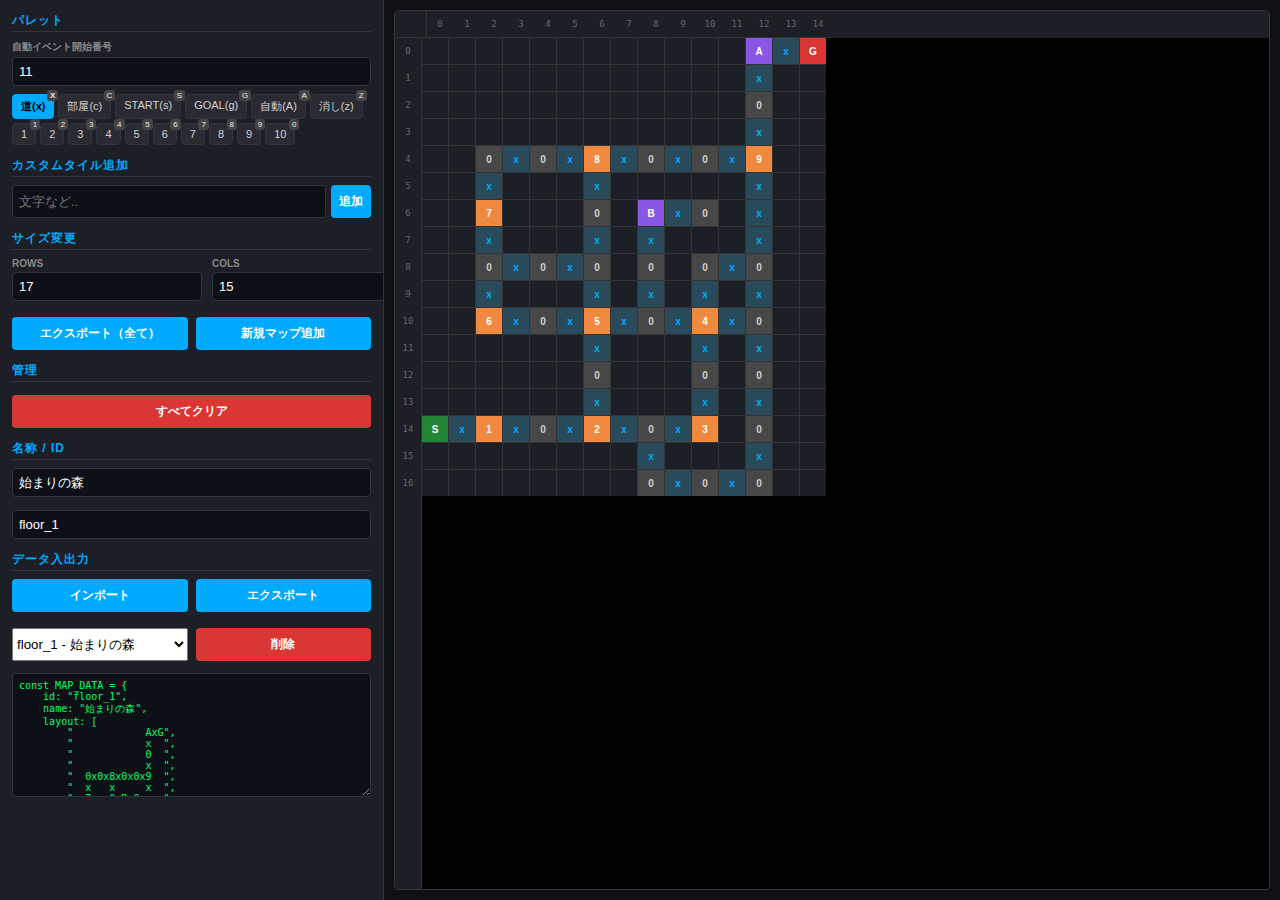
<file: 算術の塔_マップ画面（エディタ）.html>
<!DOCTYPE html>
<html lang="ja">
<head>
    <meta charset="UTF-8">
    <title>プロ・マップビルダー - シンボル置換版</title>
    <style>
        :root {
            --bg: #0f1115; --panel: #1c1f26; --accent: #00aaff;
            --text: #d1d1d1; --border: #30363d; --danger: #da3633;
            --cell-size: 26px;
        }

        body {
            background: var(--bg); color: var(--text); font-family: 'Segoe UI', sans-serif;
            display: flex; height: 100vh; margin: 0; overflow: hidden;
            user-select: none;
        }

        .sidebar {
            width: 30%; min-width: 320px; max-width: 400px;
            background: var(--panel); border-right: 1px solid var(--border);
            padding: 12px; display: flex; flex-direction: column; gap: 12px;
            box-sizing: border-box; overflow-y: auto; z-index: 10;
        }

        .main-editor {
            width: 70%; flex: 1; padding: 10px; display: flex; flex-direction: column;
            box-sizing: border-box; background: var(--bg); position: relative;
        }

        h2 { font-size: 12px; margin: 0; color: var(--accent); letter-spacing: 1px; border-bottom: 1px solid #333; padding-bottom: 2px; }
        .section-group { display: flex; flex-direction: column; gap: 8px; }
        .meta-group { display: flex; flex-direction: column; gap: 3px; }
        .meta-group label { font-size: 10px; font-weight: bold; color: #888; }
        
        input, textarea { background: #0d1117; color: #fff; border: 1px solid var(--border); border-radius: 4px; padding: 6px; font-size: 13px; outline: none; }
        input:focus { border-color: var(--accent); }

        .btn { background: var(--accent); color: #fff; border: none; padding: 8px; border-radius: 4px; cursor: pointer; font-weight: bold; font-size: 12px; }
        .btn-danger { background: var(--danger); width: 100%; margin-top: 5px; }

        .palette { display: flex; flex-wrap: wrap; gap: 4px; }
        .p-item { padding: 4px 8px; border: 1px solid var(--border); border-radius: 4px; cursor: pointer; font-size: 11px; background: #2a2a32; position: relative; }
        .p-item.active { border-color: var(--accent); background: var(--accent); color: #000; font-weight: bold; }
        .key-badge { position: absolute; top: -5px; right: -5px; background: #444; color: #eee; font-size: 8px; padding: 1px 3px; border-radius: 3px; }

        .editor-container { background: #000; border: 1px solid var(--border); border-radius: 4px; position: relative; overflow: hidden; flex: 1; display: flex; flex-direction: column; }
        .grid-header-row { display: flex; flex-shrink: 0; background: #1c1f26; }
        .grid-main-row { display: flex; flex: 1; overflow: hidden; }
        .corner { width: 31px; height: 26px; background: #1c1f26; border-right: 1px solid #333; border-bottom: 1px solid #333; flex-shrink: 0; }
        .col-index { display: flex; position: relative; gap: 1px; border-bottom: 1px solid #333; }
        .row-index { display: flex; flex-direction: column; position: relative; gap: 1px; background: #1c1f26; border-right: 1px solid #333; }
        .idx-label { width: var(--cell-size); height: var(--cell-size); display: flex; align-items: center; justify-content: center; font-size: 9px; color: #666; font-family: monospace; }
        
        .scroll-viewer { overflow: auto; flex: 1; }
        #grid-canvas { display: grid; gap: 1px; background: #333; width: fit-content; }
        .cell { width: var(--cell-size); height: var(--cell-size); background: #1c1f26; display: flex; align-items: center; justify-content: center; cursor: crosshair; font-size: 10px; font-weight: bold; }
        
        /* セルカラー設定 */
        .c-x { background: rgba(0, 170, 255, 0.2); color: var(--accent); }
        .c-0 { background: rgba(255, 255, 255, 0.1); }
        .c-S { background: #238636; color: white; }
        .c-G { background: #da3633; color: white; }
        .c-ev { background: #f0883e; color: white; }
        .c-custom { background: #8957e5; color: white; }

        #ctx-menu { position: fixed; display: none; background: #2d333b; border: 1px solid var(--accent); border-radius: 8px; z-index: 10000; padding: 10px; width: 150px; }
        #output { height: 110px; font-family: 'Consolas', monospace; font-size: 10px; color: #00ff66; margin-top: 4px; user-select: text; }
    </style>
</head>
<body>

<div class="sidebar">
    <div class="section-group">
        <h2>パレット</h2>
        <div class="meta-group"><label>自動イベント開始番号</label><input type="number" id="next-ev" value="11"></div>
        <div class="palette" id="palette">
            <div class="p-item active" data-val="x">道(x) <span class="key-badge">X</span></div>
            <div class="p-item" data-val="0">部屋(c) <span class="key-badge">C</span></div>
            <div class="p-item" data-val="S">START(s) <span class="key-badge">S</span></div>
            <div class="p-item" data-val="G">GOAL(g) <span class="key-badge">G</span></div>
            <div class="p-item" data-val="AUTO">自動(A) <span class="key-badge">A</span></div>
            <div class="p-item" data-val=" ">消し(z) <span class="key-badge">Z</span></div>
            <div class="p-item" data-val="1">1 <span class="key-badge">1</span></div>
            <div class="p-item" data-val="2">2 <span class="key-badge">2</span></div>
            <div class="p-item" data-val="3">3 <span class="key-badge">3</span></div>
            <div class="p-item" data-val="4">4 <span class="key-badge">4</span></div>
            <div class="p-item" data-val="5">5 <span class="key-badge">5</span></div>
            <div class="p-item" data-val="6">6 <span class="key-badge">6</span></div>
            <div class="p-item" data-val="7">7 <span class="key-badge">7</span></div>
            <div class="p-item" data-val="8">8 <span class="key-badge">8</span></div>
            <div class="p-item" data-val="9">9 <span class="key-badge">9</span></div>
            <div class="p-item" data-val="10">10 <span class="key-badge">0</span></div>
        </div>
    </div>
    <div class="section-group">
        <h2>カスタムタイル追加</h2>
        <div style="display: flex; gap: 5px;"><input type="text" id="custom-label" placeholder="文字など.." style="flex:1"><button onclick="addCustomButton()" class="btn">追加</button></div>
    </div>
    <div class="section-group">
        <h2>サイズ変更</h2>
        <div style="display: grid; grid-template-columns: 1fr 1fr; gap: 10px;">
            <div class="meta-group"><label>ROWS</label><input type="number" id="rows" value="15" onchange="resizeGrid(true)"></div>
            <div class="meta-group"><label>COLS</label><input type="number" id="cols" value="15" onchange="resizeGrid(true)"></div>
        </div>
            <div style="display: grid; grid-template-columns: 1fr 1fr; gap:8px; margin-top:8px;">
                <button class="btn" onclick="exportAllMapsToOutput()">エクスポート（全て）</button>
                <button class="btn" onclick="addNewLocalMap()">新規マップ追加</button>
            </div>
    </div>
    <div class="section-group">
        <h2>管理</h2>
        <button onclick="allClear()" class="btn btn-danger">すべてクリア</button>
    </div>
    <div class="section-group">
        <h2>名称 / ID</h2>
        <input type="text" id="map-name" value="はじまりの場所" oninput="updateOutput()">
        <input type="text" id="map-id" value="floor_1" oninput="updateOutput()" style="margin-top:5px;">
    </div>
    <div class="section-group">
        <h2>データ入出力</h2>
        <div style="display: grid; grid-template-columns: 1fr 1fr; gap: 8px;">
            <button class="btn" onclick="importData()">インポート</button>
            <button class="btn" onclick="exportData()">エクスポート</button>
        </div>
        <div style="display: grid; grid-template-columns: 1fr 1fr; gap:8px; margin-top:8px;">
            <select id="map-select" onchange="loadSelectedMap()"></select>
            <button class="btn btn-danger" onclick="deleteCurrentMap()" style="width: auto; margin-top: 0;">削除</button>
        </div>
        <textarea id="output" spellcheck="false" onclick="this.select()"></textarea>
    </div>
</div>

<div class="main-editor">
    <div class="editor-container">
        <div class="grid-header-row"><div class="corner"></div><div id="col-labels" class="col-index"></div></div>
        <div class="grid-main-row">
            <div id="row-labels" class="row-index"></div>
            <div class="scroll-viewer" id="main-scroll" onscroll="syncScroll()">
                <div id="grid-canvas"></div>
            </div>
        </div>
    </div>
</div>

<div id="ctx-menu">
    <div id="ctx-info" style="font-size:10px; color:var(--accent); margin-bottom:8px;"></div>
    <button class="ctx-btn" onclick="applyCtx('x')">道 (x)</button>
    <button class="ctx-btn" onclick="applyCtx('0')">部屋 (0)</button>
    <div class="ctx-input-row" style="display:flex; gap:5px; padding-top:5px; border-top:1px solid #444;">
        <input type="number" id="ctx-num-input" style="width: 60px;">
        <button onclick="applyCtxValue()" class="btn" style="padding: 5px; flex:1;">決定</button>
    </div>
</div>

<script src="maps.js"></script>
<script>
    let grid = [];
    let currentMode = 'x';
    let targetCell = null;
    let isDrawing = false;

    const keyMap = {'x':'x','c':'0','s':'S','g':'G','a':'AUTO','z':' ','1':'1','2':'2','3':'3','4':'4','5':'5','6':'6','7':'7','8':'8','9':'9','0':'10'};

    function init() {
        resizeGrid(false);
        document.addEventListener('keydown', (e) => {
            if (e.target.tagName === 'INPUT' || e.target.tagName === 'TEXTAREA') return;
            const mode = keyMap[e.key.toLowerCase()];
            if (mode) selectTile(mode);
        });
        document.addEventListener('mouseup', () => isDrawing = false);
        document.getElementById('palette').addEventListener('mousedown', (e) => {
            const item = e.target.closest('.p-item');
            if(!item) return;
            selectTile(item.dataset.val);
        });
        window.addEventListener('mousedown', e => { if(!e.target.closest('#ctx-menu')) hideCtx(); });
    }

    function selectTile(val) {
        currentMode = val;
        document.querySelectorAll('.p-item').forEach(el => el.classList.toggle('active', el.dataset.val === val));
    }

    function resizeGrid(keepContent) {
        const r = parseInt(document.getElementById('rows').value) || 1;
        const c = parseInt(document.getElementById('cols').value) || 1;
        let newGrid = Array.from({ length: r }, () => Array(c).fill(" "));
        if (keepContent && grid.length > 0) {
            for (let y = 0; y < Math.min(r, grid.length); y++) {
                for (let x = 0; x < Math.min(c, grid[y].length); x++) newGrid[y][x] = grid[y][x];
            }
        }
        grid = newGrid;
        renderGrid();
    }

    function renderGrid() {
        const canvas = document.getElementById('grid-canvas');
        const colLabels = document.getElementById('col-labels');
        const rowLabels = document.getElementById('row-labels');
        const r = grid.length, c = grid[0].length;
        colLabels.innerHTML = ''; rowLabels.innerHTML = '';
        for(let i=0; i<c; i++) colLabels.innerHTML += `<div class="idx-label">${i}</div>`;
        for(let i=0; i<r; i++) rowLabels.innerHTML += `<div class="idx-label">${i}</div>`;
        canvas.style.gridTemplateColumns = `repeat(${c}, 1fr)`;
        canvas.innerHTML = '';
        for (let y = 0; y < r; y++) {
            for (let x = 0; x < c; x++) {
                const val = grid[y][x];
                const cell = document.createElement('div');
                cell.className = `cell ${getCellClass(val)}`;
                cell.innerText = val === " " ? "" : val;
                cell.addEventListener('mousedown', (e) => {
                    if (e.button === 2) { e.preventDefault(); e.stopPropagation(); showCtxMenu(e, x, y); }
                    else { isDrawing = true; handleCellInput(x, y); }
                });
                cell.addEventListener('mouseenter', () => { if (isDrawing && currentMode !== 'AUTO') handleCellInput(x, y); });
                cell.oncontextmenu = e => e.preventDefault();
                canvas.appendChild(cell);
            }
        }
        updateOutput();
    }

    function getCellClass(val) {
        if(val==='x') return 'c-x'; if(val==='0') return 'c-0'; if(val==='S') return 'c-S'; if(val==='G') return 'c-G';
        if(!isNaN(val) && val!==' ') return 'c-ev'; return val!==' ' ? 'c-custom' : '';
    }

    function handleCellInput(x, y) {
        let val = currentMode;
        if(currentMode === 'AUTO') {
            const num = document.getElementById('next-ev');
            val = num.value; num.value = parseInt(val) + 1;
        }
        grid[y][x] = val;
        renderGrid(); // 表示更新
    }

    function updateOutput() {
        const name = document.getElementById('map-name').value;
        const id = document.getElementById('map-id').value;
        
        // --- シンボル置換ロジック ---
        let mapping = {};
        let symbolCode = 65; // 'A' から開始
        
        const encodedLayout = grid.map(row => {
            return row.map(cell => {
                const val = cell.trim();
                // 1文字(x, 0, S, G, 1-9)以外、または10以上の数値の場合
                if (val !== "" && val !== "x" && val !== "0" && val !== "S" && val !== "G" && (isNaN(val) || parseInt(val) >= 10)) {
                    if (!mapping[val]) {
                        const symbol = String.fromCharCode(symbolCode++);
                        mapping[val] = symbol;
                    }
                    return mapping[val];
                }
                return val === "" ? " " : val;
            }).join("");
        });

        // 逆引きマッピングの作成
        let reverseMapping = {};
        for (let key in mapping) reverseMapping[mapping[key]] = isNaN(key) ? key : parseInt(key);

        const layoutStr = encodedLayout.map(line => `        "${line}"`).join(",\n");
        const mappingStr = JSON.stringify(reverseMapping, null, 4).replace(/\n/g, "\n    ");

        document.getElementById('output').value = `const MAP_DATA = {\n    id: "${id}",\n    name: "${name}",\n    layout: [\n${layoutStr}\n    ],\n    mapping: ${mappingStr}\n};`;
    }

    function showCtxMenu(e, x, y) {
        targetCell = {x, y};
        const menu = document.getElementById('ctx-menu');
        const numIn = document.getElementById('ctx-num-input');
        document.getElementById('ctx-info').innerText = `座標: [${x}, ${y}]`;
        numIn.value = (!isNaN(grid[y][x]) && grid[y][x] !== " ") ? grid[y][x] : "";
        menu.style.display = 'block'; menu.style.left = e.clientX + 'px'; menu.style.top = e.clientY + 'px';
        setTimeout(() => numIn.focus(), 50);
    }

    function applyCtx(val) { if(targetCell) { grid[targetCell.y][targetCell.x] = val; renderGrid(); } hideCtx(); }
    function applyCtxValue() { applyCtx(document.getElementById('ctx-num-input').value || " "); }
    function hideCtx() { document.getElementById('ctx-menu').style.display = 'none'; }
    function syncScroll() {
        const scroll = document.getElementById('main-scroll');
        document.getElementById('col-labels').style.transform = `translateX(${-scroll.scrollLeft}px)`;
        document.getElementById('row-labels').style.transform = `translateY(${-scroll.scrollTop}px)`;
    }

    function exportData() {
        const out = document.getElementById('output');
        out.select(); document.execCommand('copy');
        alert("クリップボードにコピーしました");
    }

    function importData() {
        try {
            const raw = document.getElementById('output').value;
            const layoutMatch = raw.match(/layout:\s*\[([\s\S]*?)\]/);
            const mappingMatch = raw.match(/mapping:\s*(\{[\s\S]*?\})/);
            const nameMatch = raw.match(/name:\s*"(.*?)"/);
            const idMatch = raw.match(/id:\s*"(.*?)"/);

            if (!layoutMatch) return;
            
            let mapping = mappingMatch ? JSON.parse(mappingMatch[1]) : {};
            const rowsStr = layoutMatch[1].trim().split(',').map(r => r.trim().replace(/^"|"$/g, ''));
            
            grid = rowsStr.map(rowLine => {
                return rowLine.split('').map(char => mapping[char] ? mapping[char].toString() : char);
            });

            if(nameMatch) document.getElementById('map-name').value = nameMatch[1];
            if(idMatch) document.getElementById('map-id').value = idMatch[1];
            document.getElementById('rows').value = grid.length;
            document.getElementById('cols').value = grid[0].length;
            renderGrid();
        } catch(e) { alert("インポートエラー: " + e.message); }
    }

    // --- Server integration: fetch & save maps.js on server ---
    async function fetchMapsFromServer() {
        try {
            const res = await fetch('/api/maps');
            const ct = res.headers.get('content-type') || '';
            let j;
            if (ct.includes('application/json')) j = await res.json();
            else {
                const txt = await res.text();
                throw new Error('server returned non-json: ' + (txt.slice(0,100)));
            }
            if (!j.ok) throw new Error(j.error || 'failed');
            const sel = document.getElementById('map-select');
            sel.innerHTML = '';
            window.__SERVER_MAPS = j.maps;
            j.maps.forEach((m, idx) => {
                const opt = document.createElement('option');
                opt.value = idx; opt.text = `${m.id} - ${m.name}`;
                sel.appendChild(opt);
            });
            if (j.maps.length) { sel.selectedIndex = 0; loadSelectedMap(); }
            alert('maps loaded from server');
        } catch (e) { alert('読み込み失敗: ' + e.message); }
    }

    function loadSelectedMap() {
        const sel = document.getElementById('map-select');
        const idx = parseInt(sel.value);
        const maps = window.__SERVER_MAPS || [];
        if (!maps[idx]) return;
        const m = maps[idx];
        document.getElementById('map-name').value = m.name || '';
        document.getElementById('map-id').value = m.id || '';
        // populate grid from layout + mapping
        // keep symbol->value mapping available for later (saving)
        window.__CURRENT_MAP_MAPPING = m.mapping || {};
        const mapping = window.__CURRENT_MAP_MAPPING;
        // keep grid cells as single-character symbols from layout
        grid = (m.layout || []).map(line => {
            return line.split('').map(ch => ch === ' ' ? ' ' : ch);
        });
        document.getElementById('rows').value = grid.length;
        document.getElementById('cols').value = grid[0] ? grid[0].length : 0;
        renderGrid();
    }

    function buildMapObject() {
        const name = document.getElementById('map-name').value;
        const id = document.getElementById('map-id').value;
        // existing symbol->value mapping from loaded map (if any)
        const existingSymbolMap = window.__CURRENT_MAP_MAPPING ? Object.assign({}, window.__CURRENT_MAP_MAPPING) : {};
        // build value->symbol map for quick lookup (use stringified values)
        const valueToSymbol = {};
        for (let sym in existingSymbolMap) {
            const v = existingSymbolMap[sym];
            valueToSymbol[String(v)] = sym;
        }
        // choose next available symbol (A..Z)
        let symbolCode = 65; // 'A'
        const used = new Set(Object.keys(existingSymbolMap));
        while (used.has(String.fromCharCode(symbolCode))) symbolCode++;

        const encodedLayout = grid.map(row => {
            return row.map(cell => {
                const valRaw = cell;
                const val = (valRaw === null || valRaw === undefined) ? '' : String(valRaw).trim();
                if (val === '') return ' ';
                if (val === 'x' || val === '0' || val === 'S' || val === 'G') return val;
                // if this is a single-character symbol already known, preserve it
                if (val.length === 1 && existingSymbolMap[val] !== undefined) return val;
                // if this value already has an assigned symbol, reuse
                if (valueToSymbol.hasOwnProperty(val)) return valueToSymbol[val];
                // otherwise assign a new symbol
                const sym = String.fromCharCode(symbolCode++);
                valueToSymbol[val] = sym;
                existingSymbolMap[sym] = (isNaN(val) ? val : parseInt(val));
                return sym;
            }).join('');
        });

        // existingSymbolMap now is symbol->value mapping
        return { id, name, layout: encodedLayout, mapping: existingSymbolMap };
    }

    async function saveCurrentMapToServer() {
        try {
            const mapObj = buildMapObject();
            // fetch current maps, replace or append
            const res = await fetch('/api/maps');
            const ct = res.headers.get('content-type') || '';
            let j;
            if (ct.includes('application/json')) j = await res.json();
            else {
                const txt = await res.text();
                throw new Error('server returned non-json: ' + (txt.slice(0,100)));
            }
            if (!j.ok) throw new Error(j.error || 'failed');
            let maps = j.maps || [];
            const idx = maps.findIndex(m => m.id === mapObj.id);
            if (idx >= 0) maps[idx] = mapObj; else maps.push(mapObj);
            const put = await fetch('/api/maps', {
                method: 'POST', headers: {'Content-Type':'application/json'},
                body: JSON.stringify({ maps })
            });
            const ct2 = put.headers.get('content-type') || '';
            let r2;
            if (ct2.includes('application/json')) r2 = await put.json(); else r2 = { ok: false, error: await put.text() };
            if (!r2.ok) throw new Error(r2.error || 'save failed');
            alert('保存しました');
            fetchMapsFromServer();
        } catch (e) { alert('保存失敗: ' + e.message); }
    }

    function addCustomButton() {
        const label = document.getElementById('custom-label').value;
        if(!label) return;
        const div = document.createElement('div');
        div.className = 'p-item'; div.dataset.val = label; div.innerText = label;
        document.getElementById('palette').appendChild(div);
        document.getElementById('custom-label').value = '';
    }


    function addNewLocalMap() {
        window.__SERVER_MAPS = window.__SERVER_MAPS || [];
        const nextId = 'map_' + (window.__SERVER_MAPS.length + 1);
        const newMap = { id: nextId, name: '新規マップ', layout: Array(parseInt(document.getElementById('rows').value||15)).fill(' '.repeat(parseInt(document.getElementById('cols').value||15))), mapping: {} };
        window.__SERVER_MAPS.push(newMap);
        const sel = document.getElementById('map-select'); sel.innerHTML = '';
        window.__SERVER_MAPS.forEach((m, idx) => { const opt = document.createElement('option'); opt.value = idx; opt.text = `${m.id} - ${m.name}`; sel.appendChild(opt); });
        sel.selectedIndex = window.__SERVER_MAPS.length - 1;
        loadSelectedMap();
    }

    function exportAllMapsToOutput() {
        const maps = window.__SERVER_MAPS || (window.__LOCAL_MAPS || []);
        const out = 'window.MAPS = ' + JSON.stringify(maps, null, 2) + ';';
        document.getElementById('output').value = out;
    }

    async function saveAllMapsToLocal() {
        try {
            const maps = window.__SERVER_MAPS || (window.__LOCAL_MAPS || []);
            if (!maps || !maps.length) return alert('保存するマップがありません');
            const put = await fetch('/api/maps', {
                method: 'POST', headers: {'Content-Type':'application/json'},
                body: JSON.stringify({ maps })
            });
            const ct2 = put.headers.get('content-type') || '';
            let r2;
            if (ct2.includes('application/json')) r2 = await put.json(); else r2 = { ok: false, error: await put.text() };
            if (!r2.ok) throw new Error(r2.error || 'save failed');
            alert('ローカルの maps.js を更新しました');
            fetchMapsFromServer();
        } catch (e) { alert('保存失敗: ' + e.message); }
    }
    
    function allClear() { if(confirm("初期化しますか？")) resizeGrid(false); }

    function deleteCurrentMap() {
        const sel = document.getElementById('map-select');
        const idx = parseInt(sel.value);
        const maps = window.__SERVER_MAPS || [];
        if (!maps[idx]) return alert('削除するマップを選択してください');
        const mapName = `${maps[idx].id} - ${maps[idx].name}`;
        if (!confirm(`「${mapName}」を削除しますか？`)) return;
        maps.splice(idx, 1);
        saveAllMapsToLocal();
    }

    // if a local maps.js defines `window.MAPS`, use it as the maps source
    if (window.MAPS && Array.isArray(window.MAPS)) {
        window.__SERVER_MAPS = window.MAPS;
        const sel = document.getElementById('map-select'); sel.innerHTML = '';
        window.__SERVER_MAPS.forEach((m, idx) => { const opt = document.createElement('option'); opt.value = idx; opt.text = `${m.id} - ${m.name}`; sel.appendChild(opt); });
        if (window.__SERVER_MAPS.length) { sel.selectedIndex = 0; }
    }

    init();
    // try to fetch maps list from server if local `maps.js` not present
    if (!window.__SERVER_MAPS) {
        try { fetchMapsFromServer(); } catch(e){}
    } else {
        // load selected local map into editor
        try { const sel = document.getElementById('map-select'); if (sel && sel.options.length) loadSelectedMap(); } catch(e){}
    }
</script>
</body>
</html>
</file>
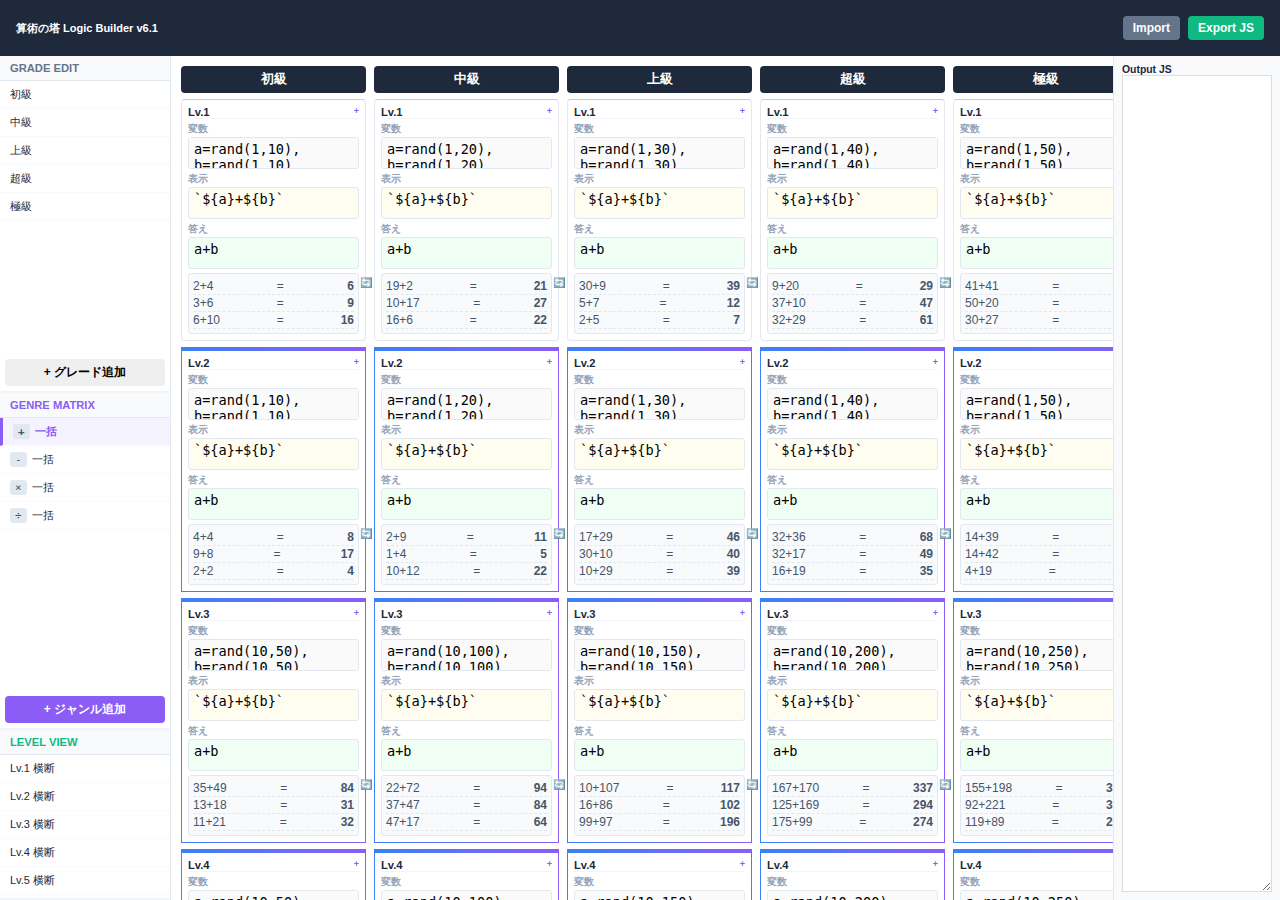
<file: 算術の塔_計算ロジック編集ツール（一括）.html>
<!DOCTYPE html>
<html lang="ja">
<head>
    <meta charset="UTF-8">
    <title>Math Logic Builder v6.1</title>
    <style>
        :root { --primary: #2563eb; --bg: #f1f5f9; --border: #e2e8f0; --accent: #10b981; --view-btn: #8b5cf6; --lv-sep: linear-gradient(90deg, #3b82f6, #8b5cf6); }
        body { font-family: 'Segoe UI', sans-serif; background: var(--bg); margin: 0; display: flex; flex-direction: column; height: 100vh; color: #1e293b; overflow: hidden; font-size: 11px; }
        header { background: #1e293b; color: white; padding: 0.5rem 1rem; display: flex; justify-content: space-between; align-items: center; height: 40px; flex-shrink: 0; }
        main { display: flex; flex: 1; overflow: hidden; }
        
        .sidebar { width: 170px; border-right: 1px solid var(--border); background: white; display: flex; flex-direction: column; flex-shrink: 0; }
        .section-container { flex: 1; display: flex; flex-direction: column; overflow: hidden; border-bottom: 2px solid var(--bg); min-height: 120px; }
        .section-title { background: #f8fafc; padding: 6px 10px; font-size: 0.7rem; font-weight: bold; color: #64748b; border-bottom: 1px solid var(--border); }
        .scroll-area { flex: 1; overflow-y: auto; }
        .list-item { display: flex; align-items: center; padding: 6px 10px; cursor: pointer; border-bottom: 1px solid #f8fafc; }
        .list-item:hover { background: #f1f5f9; }
        .list-item.active { background: #eff6ff; border-left: 3px solid var(--primary); color: var(--primary); font-weight: bold; }
        .list-item.view-active { background: #f5f3ff; border-left: 3px solid var(--view-btn); color: var(--view-btn); font-weight: bold; }

        .editor-area { flex: 1; padding: 10px; overflow: auto; background: white; }
        .matrix-container { display: flex; gap: 8px; align-items: flex-start; }
        .matrix-column { min-width: 185px; width: 185px; flex-shrink: 0; display: flex; flex-direction: column; gap: 6px; }
        .column-header { background: #1e293b; color: white; padding: 5px; text-align: center; font-weight: bold; border-radius: 4px; position: sticky; top: 0; z-index: 10; font-size: 0.8rem; }
        
        /* レベル間の区切り線 */
        .lv-card { border: 1px solid var(--border); border-radius: 4px; padding: 6px; background: #fff; border-top: 1px solid #ccc; }
        .lv-card.lv-sep { border-top: 4px solid transparent; border-image: var(--lv-sep) 1; }
        .lv-title { font-size: 0.7rem; font-weight: bold; color: #1e293b; margin-bottom: 4px; display: flex; justify-content: space-between; border-bottom: 1px solid #f1f5f9; }
        
        .input-unit { display: flex; flex-direction: column; gap: 1px; margin-bottom: 4px; }
        .input-unit label { font-size: 0.6rem; font-weight: bold; color: #94a3b8; }
        textarea.compact { height: 32px; font-size: 0.85rem; padding: 3px 5px; border-radius: 3px; border: 1px solid var(--border); font-family: monospace; resize: none; width: 100%; box-sizing: border-box; }
        
        .bg-vars { background: #fafafa; }
        .bg-disp { background: #fffcf0; }
        .bg-ans { background: #f0fff4; }

        .preview-box { background: #f8fafc; border: 1px solid #e2e8f0; border-radius: 3px; padding: 4px; min-height: 48px; font-size: 0.75rem; color: #475569; position: relative; }
        .preview-item { border-bottom: 1px dashed #e2e8f0; padding: 1px 0; display: flex; justify-content: space-between; }
        .btn-refresh { position: absolute; right: -20px; top: 2px; background: none; border: none; cursor: pointer; color: #ccc; font-size: 10px; }

        .io-area { width: 150px; border-left: 1px solid var(--border); background: #f8fafc; display: flex; flex-direction: column; padding: 8px; flex-shrink: 0; }
        #ioTextarea { flex: 1; font-size: 8px; font-family: monospace; border: 1px solid #ddd; }
        .btn { cursor: pointer; border: none; border-radius: 4px; padding: 5px 10px; font-size: 0.75rem; font-weight: bold; }
        .genre-badge { background: #e2e8f0; border-radius: 3px; padding: 1px 5px; margin-right: 5px; font-family: monospace; color: #475569; }
    </style>
</head>
<body>

<header>
    <div style="font-weight: bold;">算術の塔 Logic Builder v6.1</div>
    <div style="display: flex; gap: 8px;">
        <button class="btn" style="background: #64748b; color: white;" onclick="importData()">Import</button>
        <button class="btn" style="background: var(--accent); color: white;" onclick="exportData()">Export JS</button>
    </div>
</header>

<main>
    <div class="sidebar">
        <div class="section-container">
            <div class="section-title">GRADE EDIT</div>
            <div class="scroll-area" id="gradeList"></div>
            <div style="padding: 5px;"><button class="btn btn-primary" style="width:100%" onclick="addGrade()">+ グレード追加</button></div>
        </div>
        <div class="section-container">
            <div class="section-title" style="color:var(--view-btn);">GENRE MATRIX</div>
            <div class="scroll-area" id="genreViewList"></div>
            <div style="padding: 5px;"><button class="btn" style="width:100%; background:var(--view-btn); color:white;" onclick="addGenre()">+ ジャンル追加</button></div>
        </div>
        <div class="section-container" style="min-height: 100px; flex: 0.5;">
            <div class="section-title" style="color:var(--accent);">LEVEL VIEW</div>
            <div class="scroll-area" id="levelViewList"></div>
        </div>
    </div>

    <div class="editor-area" id="editorRoot">
        <div id="matrixArea" class="matrix-container"></div>
    </div>

    <div class="io-area">
        <label style="font-size: 0.65rem; font-weight: bold;">Output JS</label>
        <textarea id="ioTextarea"></textarea>
    </div>
</main>

<script>
let GRADES = {};
let currentGrade = null;
let currentGenre = '+';
let currentLevel = null;
let editMode = 'genre';

window.rand = (min, max) => Math.floor(Math.random() * (max - min + 1)) + min;

function init() {
    GRADES = getInitialSampleData();
    renderSidebar();
    selectGenreView('+');
}

function getAllAvailableGenres() {
    const genres = new Set();
    Object.values(GRADES).forEach(g => { if(g.ops) g.ops.forEach(op => genres.add(op)); });
    return Array.from(genres);
}

function renderSidebar() {
    document.getElementById('gradeList').innerHTML = Object.keys(GRADES).map(g => `<div class="list-item ${editMode==='grade'&&currentGrade===g?'active':''}" onclick="selectGrade('${g}')">${g}</div>`).join('');
    const genres = getAllAvailableGenres();
    document.getElementById('genreViewList').innerHTML = genres.map(op => `<div class="list-item ${editMode==='genre'&&currentGenre===op?'view-active':''}" onclick="selectGenreView('${op}')"><span class="genre-badge">${op}</span>一括</div>`).join('');
    document.getElementById('levelViewList').innerHTML = [1, 2, 3, 4, 5].map(lv => `<div class="list-item ${editMode==='level'&&currentLevel===lv?'active':''}" style="border-left-color:var(--accent)" onclick="selectLevelView(${lv})">Lv.${lv} 横断</div>`).join('');
}

function selectGrade(n) { editMode='grade'; currentGrade=n; currentLevel=null; renderSidebar(); renderMatrix(); }
function selectGenreView(op) { editMode='genre'; currentGenre=op; currentLevel=null; renderSidebar(); renderMatrix(); }
function selectLevelView(lv) { editMode='level'; currentLevel=lv; renderSidebar(); renderMatrix(); }

function renderMatrix() {
    const container = document.getElementById('matrixArea');
    if (!container) return; // コンテナがない場合は中断
    container.innerHTML = '';
    
    const targetGrades = (editMode === 'grade') ? [currentGrade] : Object.keys(GRADES);
    const targetLevels = (editMode === 'level') ? [currentLevel] : [1, 2, 3, 4, 5];

    targetGrades.forEach(gName => {
        const col = document.createElement('div');
        col.className = 'matrix-column';
        col.innerHTML = `<div class="column-header">${gName}</div>`;

        targetLevels.forEach(lv => {
            const opData = (GRADES[gName] && GRADES[gName].logic[currentGenre]) || {};
            const raw = opData[lv] || "||";
            const [v, d, a] = raw.split('|');
            
            // 安全なID生成
            const safeGenre = btoa(unescape(encodeURIComponent(currentGenre))).replace(/=/g, "");
            const id = `${gName.replace(/\s+/g,'_')}_${safeGenre}_${lv}`;
            
            const card = document.createElement('div');
            card.className = `lv-card ${lv > 1 && !currentLevel ? 'lv-sep' : ''}`;
            card.innerHTML = `
                <div class="lv-title">Lv.${lv} <span style="font-size:9px;color:var(--view-btn)">${currentGenre}</span></div>
                <div class="input-unit"><label>変数</label><textarea id="v_${id}" class="compact bg-vars" oninput="saveRaw('${gName}','${currentGenre}',${lv},'${id}')">${v}</textarea></div>
                <div class="input-unit"><label>表示</label><textarea id="d_${id}" class="compact bg-disp" oninput="saveRaw('${gName}','${currentGenre}',${lv},'${id}')">${d}</textarea></div>
                <div class="input-unit"><label>答え</label><textarea id="a_${id}" class="compact bg-ans" oninput="saveRaw('${gName}','${currentGenre}',${lv},'${id}')">${a}</textarea></div>
                <div class="preview-box" id="pre_${id}"></div>
            `;
            col.appendChild(card);
            
            // 重要：HTMLがブラウザに認識されるわずかな時間を置いてからプレビューを実行
            setTimeout(() => testRaw(gName, currentGenre, lv, id), 10);
        });
        container.appendChild(col);
    });
}

// 修正ポイント: 要素の存在チェックを追加
function saveRaw(g, o, lv, id) {
    const vEl = document.getElementById(`v_${id}`);
    const dEl = document.getElementById(`d_${id}`);
    const aEl = document.getElementById(`a_${id}`);
    
    if(!vEl || !dEl || !aEl) return; // 要素がなければ処理を中断

    if(!GRADES[g].logic[o]) GRADES[g].logic[o] = {};
    GRADES[g].logic[o][lv] = `${vEl.value}|${dEl.value}|${aEl.value}`;
    testRaw(g, o, lv, id);
}

function testRaw(g, o, lv, id) {
    const vEl = document.getElementById(`v_${id}`);
    const dEl = document.getElementById(`d_${id}`);
    const aEl = document.getElementById(`a_${id}`);
    const pre = document.getElementById(`pre_${id}`);
    
    // 要素が見つからない場合は処理しない（エラー防止）
    if (!vEl || !dEl || !aEl || !pre) return;

    const vRaw = vEl.value.trim();
    const dRaw = dEl.value.trim();
    const aRaw = aEl.value.trim();
    
    // 全て空ならプレビューを表示しない
    if (!vRaw && !dRaw && !aRaw) {
        pre.innerHTML = "<i style='color:#ccc'>入力待ち...</i>";
        return;
    }

    // 変数設定の整形（rand関数のカンマを保護）
    const vSafe = vRaw.split(/,(?![^\(]*\))/).map(s => {
        s = s.trim(); if(!s) return '';
        return s.match(/^(const|let|var)\s/) ? s + ';' : 'const ' + s + ';';
    }).join(' ');

    try {
        // 表示内容にバッククォートを補完する（v3スタイル）
        const dSafe = dRaw.startsWith('`') ? dRaw : `\`${dRaw}\``;
        
        const fn = new Function('rand', `
            try {
                ${vSafe}
                return { q: ${dSafe}, a: ${aRaw} };
            } catch(e) {
                return { q: 'Error', a: e.message };
            }
        `);

        let resHTML = `<button class="btn-refresh" onclick="testRaw('${g}','${o}',${lv},'${id}')">🔄</button>`;
        for(let i=0; i<3; i++) {
            const res = fn(window.rand);
            if (res.q === 'Error') throw new Error(res.a);
            resHTML += `<div class="preview-item"><span>${res.q}</span> = <b>${res.a}</b></div>`;
        }
        pre.innerHTML = resHTML;
    } catch(e) {
        pre.innerHTML = `<span style="color:red; font-size:9px;">Wait...</span>`;
    }
}

function exportData() {
    const exp = {};
    for(let g in GRADES) {
        exp[g] = { ops: GRADES[g].ops, ratios: GRADES[g].ratios, logic: {} };
        for(let op in GRADES[g].logic) {
            let opHasData = false;
            let levels = {};
            for(let lv in GRADES[g].logic[op]) {
                const parts = GRADES[g].logic[op][lv].split('|');
                const vRaw = parts[0] || "", dRaw = parts[1] || "", aRaw = parts[2] || "";
                if(!vRaw.trim() && !dRaw.trim() && !aRaw.trim()) continue;

                opHasData = true;
                const vSafe = vRaw.split(/,(?![^\(]*\))/).map(s => {
                    s = s.trim(); if(!s) return '';
                    return s.match(/^(const|let|var)\s/) ? s + ';' : 'const ' + s + ';';
                }).join(' ');
                levels[lv] = `() => { ${vSafe} return { q: ${dRaw}, a: ${aRaw} }; }`;
            }
            if(opHasData) exp[g].logic[op] = levels;
        }
    }
    document.getElementById('ioTextarea').value = `const GRADES = ${JSON.stringify(exp, null, 4)};`
        .replace(/"\(\) =>/g, "() =>").replace(/\\n/g, "\n").replace(/\\"/g, '"').replace(/\}"/g, "}");
}

function importData() {
    const raw = document.getElementById('ioTextarea').value;
    if(!raw) return;
    try {
        const jsonStr = raw.substring(raw.indexOf('{'), raw.lastIndexOf('}') + 1);
        const obj = new Function(`return ${jsonStr}`)();
        for(let g in obj) {
            for(let op in obj[g].logic) {
                for(let lv in obj[g].logic[op]) {
                    const funcStr = obj[g].logic[op][lv].toString();
                    const v = funcStr.match(/\{([\s\S]*?)return/)[1].trim().replace(/(const|let|var)\s/g, '').replace(/;/g, ',');
                    const vClean = v.split(/,(?![^\(]*\))/).map(x => x.trim()).filter(x => x).join(', ');
                    const q = funcStr.match(/q:\s*([\s\S]*?),\s*a:/)[1].trim();
                    const a = funcStr.match(/a:\s*([\s\S]*?)\s*\}/)[1].trim();
                    obj[g].logic[op][lv] = `${vClean}|${q}|${a}`;
                }
            }
        }
        GRADES = obj;
        renderSidebar(); renderMatrix();
        alert("Import Success");
    } catch(e) { alert("Import Error: " + e.message); }
}

function addGrade() {
    const n = prompt("新しいグレード名");
    if(n) { 
        const genres = getAllAvailableGenres();
        GRADES[n] = { ops: genres, ratios: genres.map(() => 0.2), logic: {} };
        genres.forEach(op => { GRADES[n].logic[op] = {1:"||",2:"||",3:"||",4:"||",5:"||"}; });
        renderSidebar(); selectGrade(n);
    }
}

function addGenre() {
    const n = prompt("新しいジャンル名");
    if(n) {
        Object.keys(GRADES).forEach(g => {
            if(!GRADES[g].ops.includes(n)) GRADES[g].ops.push(n);
            if(!GRADES[g].logic[n]) GRADES[g].logic[n] = {1:"||",2:"||",3:"||",4:"||",5:"||"};
        });
        renderSidebar(); selectGenreView(n);
    }
}

function getInitialSampleData() {
    const data = {};
    const gradeNames = ['初級', '中級', '上級', '超級', '極級'];
    const ops = ['+', '-', '×', '÷'];
    
    gradeNames.forEach((g, gIdx) => {
        data[g] = { ops: [...ops], ratios: [0.3, 0.3, 0.2, 0.2], logic: {} };
        ops.forEach(op => {
            data[g].logic[op] = {};
            for(let lv=1; lv<=5; lv++) {
                let v="", d="", a="";
                // 難易度調整用係数
                const base = (gIdx + 1); 

                if(op === '+') {
                    if(lv <= 2) v = `a=rand(1,${base*10}), b=rand(1,${base*10})`;
                    else if(lv <= 4) v = `a=rand(10,${base*50}), b=rand(10,${base*50})`;
                    else v = `a=rand(100,${base*200}), b=rand(100,${base*200}), c=rand(1,50)`;
                    d = lv < 5 ? `\${a}+\${b}` : `\${a}+\${b}+\${c}`;
                    a = lv < 5 ? `a+b` : `a+b+c`;
                } else if(op === '-') {
                    v = `a=rand(${base*15*lv}, ${base*30*lv}), b=rand(1, ${base*14*lv})`;
                    d = `\${a}-\${b}`;
                    a = `a-b`;
                } else if(op === '×') {
                    if(lv === 1) v = `a=rand(2,5), b=rand(2,5)`;
                    else if(lv <= 3) v = `a=rand(2,9), b=rand(2,9)`;
                    else v = `a=rand(11,${10+base*5}), b=rand(2,9)`;
                    d = `\${a}×\${b}`;
                    a = `a*b`;
                } else if(op === '÷') {
                    let ansRange = lv * base * 3;
                    v = `ans=rand(2,${ansRange}), b=rand(2,${5+gIdx})`;
                    d = `\${ans*b}÷\${b}`;
                    a = `ans`;
                }
                data[g].logic[op][lv] = `${v}|\`${d}\`|${a}`;
            }
        });
    });
    return data;
}

init();
</script>
</body>
</html>
</file>
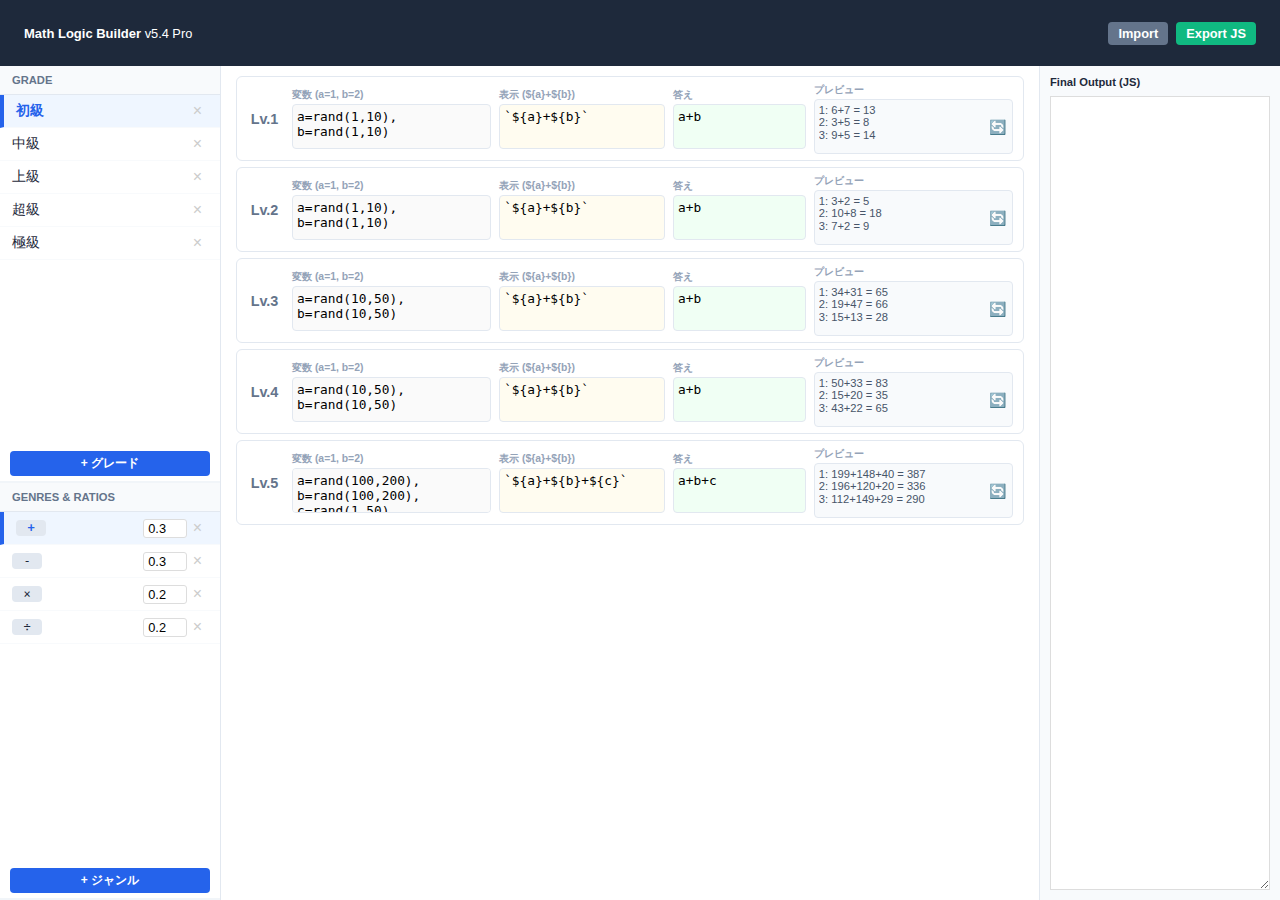
<file: 算術の塔_計算ロジック編集ツール（基本）.html>
<!DOCTYPE html>
<html lang="ja">
<head>
    <meta charset="UTF-8">
    <title>Math Logic Builder v5.4</title>
    <style>
        :root { --primary: #2563eb; --bg: #f1f5f9; --border: #e2e8f0; --accent: #10b981; }
        body { font-family: 'Segoe UI', sans-serif; background: var(--bg); margin: 0; display: flex; flex-direction: column; height: 100vh; color: #1e293b; overflow: hidden; font-size: 13px; }
        header { background: #1e293b; color: white; padding: 0.5rem 1.5rem; display: flex; justify-content: space-between; align-items: center; height: 50px; flex-shrink: 0; }
        main { display: flex; flex: 1; overflow: hidden; }
        .sidebar { width: 220px; border-right: 1px solid var(--border); background: white; display: flex; flex-direction: column; flex-shrink: 0; }
        .section-container { flex: 1; display: flex; flex-direction: column; overflow: hidden; border-bottom: 2px solid var(--bg); }
        .section-title { background: #f8fafc; padding: 8px 12px; font-size: 0.7rem; font-weight: bold; color: #64748b; border-bottom: 1px solid var(--border); }
        .scroll-area { flex: 1; overflow-y: auto; }
        .list-item { display: flex; align-items: center; padding: 6px 12px; cursor: pointer; border-bottom: 1px solid #f8fafc; font-size: 0.85rem; }
        .list-item:hover { background: #f1f5f9; }
        .list-item.active { background: #eff6ff; border-left: 4px solid var(--primary); color: var(--primary); font-weight: bold; }
        .genre-badge { background: #e2e8f0; border-radius: 4px; padding: 1px 5px; margin-right: 8px; font-family: monospace; font-size: 0.75rem; min-width: 20px; text-align: center; }
        .ratio-input { width: 40px; text-align: center; padding: 1px; border: 1px solid #ddd; border-radius: 3px; font-size: 0.8rem; margin-left: auto; }
        .editor-area { flex: 1; padding: 10px 15px; overflow-y: auto; background: white; }
        .lv-row { border: 1px solid var(--border); border-radius: 6px; padding: 6px 10px; margin-bottom: 6px; display: flex; align-items: center; gap: 10px; }
        .lv-num { width: 35px; font-weight: bold; color: #64748b; font-size: 0.9rem; text-align: center; flex-shrink: 0; }
        .logic-grid { display: grid; grid-template-columns: 1.2fr 1fr 0.8fr 1.2fr; gap: 8px; flex: 1; align-items: center; }
        .input-unit { display: flex; flex-direction: column; gap: 2px; }
        .input-unit label { font-size: 0.65rem; font-weight: bold; color: #94a3b8; }
        textarea.compact { height: 45px; font-size: 0.8rem; padding: 4px; border-radius: 4px; border: 1px solid var(--border); font-family: monospace; resize: none; width: 100%; box-sizing: border-box; }
        .bg-vars { background: #fafafa; }
        .bg-disp { background: #fffcf0; }
        .bg-ans { background: #f0fff4; }
        .preview-flex { display: flex; align-items: center; gap: 5px; background: #f8fafc; border: 1px solid #e2e8f0; border-radius: 4px; padding: 4px; height: 45px; overflow: hidden; }
        .preview-results { flex: 1; font-size: 0.7rem; line-height: 1.1; overflow-y: auto; height: 100%; color: #475569; }
        .btn-refresh { background: none; border: none; color: #94a3b8; cursor: pointer; padding: 2px; border-radius: 3px; font-size: 14px; }
        .io-area { width: 220px; border-left: 1px solid var(--border); background: #f8fafc; display: flex; flex-direction: column; padding: 10px; flex-shrink: 0; }
        #ioTextarea { flex: 1; font-size: 10px; font-family: monospace; white-space: pre; overflow: scroll; margin-top: 8px; border: 1px solid #ddd; width: 100%; box-sizing: border-box; }
        .btn { cursor: pointer; border: none; border-radius: 4px; padding: 4px 10px; font-size: 0.8rem; font-weight: bold; }
        .btn-primary { background: var(--primary); color: white; }
        .btn-accent { background: var(--accent); color: white; }
        .btn-del { color: #ccc; background: none; font-size: 1rem; border:none; cursor:pointer; }
    </style>
</head>
<body>

<header>
    <div style="font-weight: bold;">Math Logic Builder <span style="font-weight: normal; font-size: 0.8rem;">v5.4 Pro</span></div>
    <div style="display: flex; gap: 8px;">
        <button class="btn" style="background: #64748b; color: white;" onclick="importData()">Import</button>
        <button class="btn btn-accent" onclick="exportData()">Export JS</button>
    </div>
</header>

<main>
    <div class="sidebar">
        <div class="section-container">
            <div class="section-title">GRADE</div>
            <div class="scroll-area" id="gradeList"></div>
            <div style="padding: 5px 10px;"><button class="btn btn-primary" style="width:100%; font-size:0.75rem;" onclick="addGrade()">+ グレード</button></div>
        </div>
        <div class="section-container">
            <div class="section-title">GENRES & RATIOS</div>
            <div class="scroll-area" id="genreList"></div>
            <div style="padding: 5px 10px;"><button class="btn btn-primary" style="width:100%; font-size:0.75rem;" onclick="addGenre()">+ ジャンル</button></div>
        </div>
    </div>
    <div class="editor-area" id="editorRoot" style="display:none;">
        <div id="logicForms"></div>
    </div>
    <div class="io-area">
        <label style="font-size: 0.7rem; font-weight: bold;">Final Output (JS)</label>
        <textarea id="ioTextarea"></textarea>
    </div>
</main>

<script>
let GRADES = {};
let currentGrade = null;
let currentGenre = null;
window.rand = (min, max) => Math.floor(Math.random() * (max - min + 1)) + min;

// --- グレード×レベルに合わせた高品質ロジックの生成 ---
function getInitialData() {
    const data = {};
    const gradeNames = ['初級', '中級', '上級', '超級', '極級'];
    const ops = ['+', '-', '×', '÷'];
    
    gradeNames.forEach((g, gIdx) => {
        data[g] = { ops: [...ops], ratios: [0.3, 0.3, 0.2, 0.2], logic: {} };
        ops.forEach(op => {
            data[g].logic[op] = {};
            for(let lv=1; lv<=5; lv++) {
                let v="", d="", a="";
                // 難易度調整用係数
                const base = (gIdx + 1); 

                if(op === '+') {
                    if(lv <= 2) v = `a=rand(1,${base*10}), b=rand(1,${base*10})`;
                    else if(lv <= 4) v = `a=rand(10,${base*50}), b=rand(10,${base*50})`;
                    else v = `a=rand(100,${base*200}), b=rand(100,${base*200}), c=rand(1,50)`;
                    d = lv < 5 ? `\${a}+\${b}` : `\${a}+\${b}+\${c}`;
                    a = lv < 5 ? `a+b` : `a+b+c`;
                } else if(op === '-') {
                    v = `a=rand(${base*15*lv}, ${base*30*lv}), b=rand(1, ${base*14*lv})`;
                    d = `\${a}-\${b}`;
                    a = `a-b`;
                } else if(op === '×') {
                    if(lv === 1) v = `a=rand(2,5), b=rand(2,5)`;
                    else if(lv <= 3) v = `a=rand(2,9), b=rand(2,9)`;
                    else v = `a=rand(11,${10+base*5}), b=rand(2,9)`;
                    d = `\${a}×\${b}`;
                    a = `a*b`;
                } else if(op === '÷') {
                    let ansRange = lv * base * 3;
                    v = `ans=rand(2,${ansRange}), b=rand(2,${5+gIdx})`;
                    d = `\${ans*b}÷\${b}`;
                    a = `ans`;
                }
                data[g].logic[op][lv] = `${v}|\`${d}\`|${a}`;
            }
        });
    });
    return data;
}

function init() {
    GRADES = getInitialData();
    renderGradeList();
    selectGrade('初級');
}

// --- UI制御 ---
function renderGradeList() {
    const list = document.getElementById('gradeList');
    list.innerHTML = '';
    Object.keys(GRADES).forEach(g => {
        const div = document.createElement('div');
        div.className = `list-item ${currentGrade === g ? 'active' : ''}`;
        div.innerHTML = `<span style="flex:1">${g}</span><button class="btn-del" onclick="deleteGrade('${g}'); event.stopPropagation();">×</button>`;
        div.onclick = () => selectGrade(g);
        list.appendChild(div);
    });
}

function selectGrade(name) {
    currentGrade = name;
    renderGradeList();
    const data = GRADES[name];
    const list = document.getElementById('genreList');
    list.innerHTML = '';
    data.ops.forEach((op, idx) => {
        const div = document.createElement('div');
        div.className = `list-item ${currentGenre === op ? 'active' : ''}`;
        div.innerHTML = `<span class="genre-badge">${op}</span><input type="number" step="0.1" class="ratio-input" value="${data.ratios[idx]}" onchange="updateRatio('${op}', this.value)" onclick="event.stopPropagation()"><button class="btn-del" onclick="deleteGenre('${op}'); event.stopPropagation();">×</button>`;
        div.onclick = () => selectGenre(op);
        list.appendChild(div);
    });
    if(!currentGenre || !data.ops.includes(currentGenre)) selectGenre(data.ops[0]);
}

function selectGenre(op) {
    currentGenre = op;
    document.querySelectorAll('#genreList .list-item').forEach(el => el.classList.toggle('active', el.querySelector('.genre-badge').innerText === op));
    document.getElementById('editorRoot').style.display = 'block';
    renderLogicEditor();
}

function renderLogicEditor() {
    const container = document.getElementById('logicForms');
    container.innerHTML = '';
    const opLogic = GRADES[currentGrade].logic[currentGenre];
    for (let lv = 1; lv <= 5; lv++) {
        const raw = opLogic[lv] || "a=rand(1,10)|`${a}`|a";
        const [v, d, a] = raw.split('|');
        const div = document.createElement('div');
        div.className = 'lv-row';
        div.innerHTML = `
            <div class="lv-num">Lv.${lv}</div>
            <div class="logic-grid">
                <div class="input-unit"><label>変数 (a=1, b=2)</label>
                    <textarea id="v_${lv}" class="compact bg-vars" oninput="save(${lv})">${v}</textarea></div>
                <div class="input-unit"><label>表示 (\${a}+\${b})</label>
                    <textarea id="d_${lv}" class="compact bg-disp" oninput="save(${lv})">${d}</textarea></div>
                <div class="input-unit"><label>答え</label>
                    <textarea id="a_${lv}" class="compact bg-ans" oninput="save(${lv})">${a}</textarea></div>
                <div class="input-unit"><label>プレビュー</label>
                    <div class="preview-flex"><div class="preview-results" id="pre_${lv}"></div><button class="btn-refresh" onclick="test(${lv})">🔄</button></div>
                </div>
            </div>`;
        container.appendChild(div);
        test(lv);
    }
}

function save(lv) {
    GRADES[currentGrade].logic[currentGenre][lv] = `${document.getElementById(`v_${lv}`).value}|${document.getElementById(`d_${lv}`).value}|${document.getElementById(`a_${lv}`).value}`;
    test(lv);
}

// --- 実行コア (const補完ロジック) ---
function test(lv) {
    const vRaw = document.getElementById(`v_${lv}`).value;
    const dRaw = document.getElementById(`d_${lv}`).value;
    const aRaw = document.getElementById(`a_${lv}`).value;
    const pre = document.getElementById(`pre_${lv}`);
    
    try {
        // v3同様に、入力された文字列をそのまま Function 内に流し込む
        // 変数設定の末尾に ; がない場合を想定して補完
        const vScript = vRaw.trim().endsWith(';') ? vRaw : vRaw + ';';
        
        const fn = new Function('rand', `
            try {
                ${vScript}
                const question = ${dRaw}; 
                const answer = ${aRaw};
                return { q: question, a: answer };
            } catch(e) {
                return { q: 'Error', a: e.message };
            }
        `);
        
        pre.innerHTML = '';
        for(let i=0; i<3; i++) {
            const res = fn(window.rand);
            if (res.q === 'Error') throw new Error(res.a);
            pre.innerHTML += `<div>${i+1}: <span>${res.q}</span> = ${res.a}</div>`;
        }
    } catch(e) { 
        pre.innerHTML = `<span style="color:#ef4444; font-size:9px;">Wait... (Input Error)</span>`; 
    }
}


function exportData() {
    const exp = JSON.parse(JSON.stringify(GRADES));
    for(let g in exp) {
        for(let op in exp[g].logic) {
            for(let lv in exp[g].logic[op]) {
                const [vRaw, dRaw, aRaw] = exp[g].logic[op][lv].split('|');
                
                // 変数定義の解析ロジックを改善
                // カンマで分割するが、rand(1,10)のようにカッコ内のカンマは無視する
                const vSafe = vRaw.split(/,(?![^\(]*\))/).map(s => {
                    s = s.trim();
                    if(!s) return '';
                    // すでに宣言子がある場合はそのまま、ない場合はconstを付与
                    if(s.match(/^(const|let|var)\s/)) return s + ';';
                    return 'const ' + s + ';';
                }).join(' ');

                exp[g].logic[op][lv] = `() => { ${vSafe} return { q: ${dRaw}, a: ${aRaw} }; }`;
            }
        }
    }
    // 出力を整形して表示
    document.getElementById('ioTextarea').value = `const GRADES = ${JSON.stringify(exp, null, 4)};`
        .replace(/"\(\) =>/g, "() =>")
        .replace(/\\n/g, "\n")
        .replace(/\\"/g, '"')
        .replace(/\}"/g, "}");
}

function importData() {
    const raw = document.getElementById('ioTextarea').value;
    try {
        const code = raw.substring(raw.indexOf('{'), raw.lastIndexOf('}') + 1);
        const obj = new Function(`return ${code}`)();
        for(let g in obj) {
            for(let op in obj[g].logic) {
                for(let lv in obj[g].logic[op]) {
                    const s = obj[g].logic[op][lv].toString();
                    
                    // インポート時も、カッコ内のカンマを保護しつつ宣言子を剥がす
                    let v = s.match(/\{([\s\S]*?)return/)[1].trim()
                             .replace(/(const|let|var)\s/g, '')
                             .replace(/;/g, ',');
                    
                    // 文末の余計なカンマを掃除
                    v = v.split(/,(?![^\(]*\))/).map(x => x.trim()).filter(x => x).join(', ');
                    
                    let q = s.match(/q:\s*([\s\S]*?),\s*a:/)[1].trim();
                    let a = s.match(/a:\s*([\s\S]*?)\s*\}/)[1].trim();
                    obj[g].logic[op][lv] = `${v}|${q}|${a}`;
                }
            }
        }
        GRADES = obj;
        renderGradeList();
        selectGrade(Object.keys(GRADES)[0]);
        alert("Import Success");
    } catch(e) { 
        alert("Error: " + e.message); 
    }
}

function addGrade() {
    const n = prompt("グレード名");
    if(n) { GRADES[n] = { ops: ['+'], ratios: [1.0], logic: { '+': {1:"",2:"",3:"",4:"",5:""} } }; renderGradeList(); selectGrade(n); }
}
function deleteGrade(n) { if(confirm('削除？')) { delete GRADES[n]; renderGradeList(); selectGrade(Object.keys(GRADES)[0]); } }
function addGenre() {
    const op = prompt("ジャンル名");
    if(op) { GRADES[currentGrade].ops.push(op); GRADES[currentGrade].ratios.push(0.1); GRADES[currentGrade].logic[op] = {1:"",2:"",3:"",4:"",5:""}; selectGrade(currentGrade); selectGenre(op); }
}
function deleteGenre(op) { if(confirm('削除？')) { 
    const i = GRADES[currentGrade].ops.indexOf(op); GRADES[currentGrade].ops.splice(i, 1); GRADES[currentGrade].ratios.splice(i, 1);
    delete GRADES[currentGrade].logic[op]; selectGrade(currentGrade);
}}
function updateRatio(op, val) { const i = GRADES[currentGrade].ops.indexOf(op); GRADES[currentGrade].ratios[i] = parseFloat(val); }

init();
</script>
</body>
</html>
</file>
